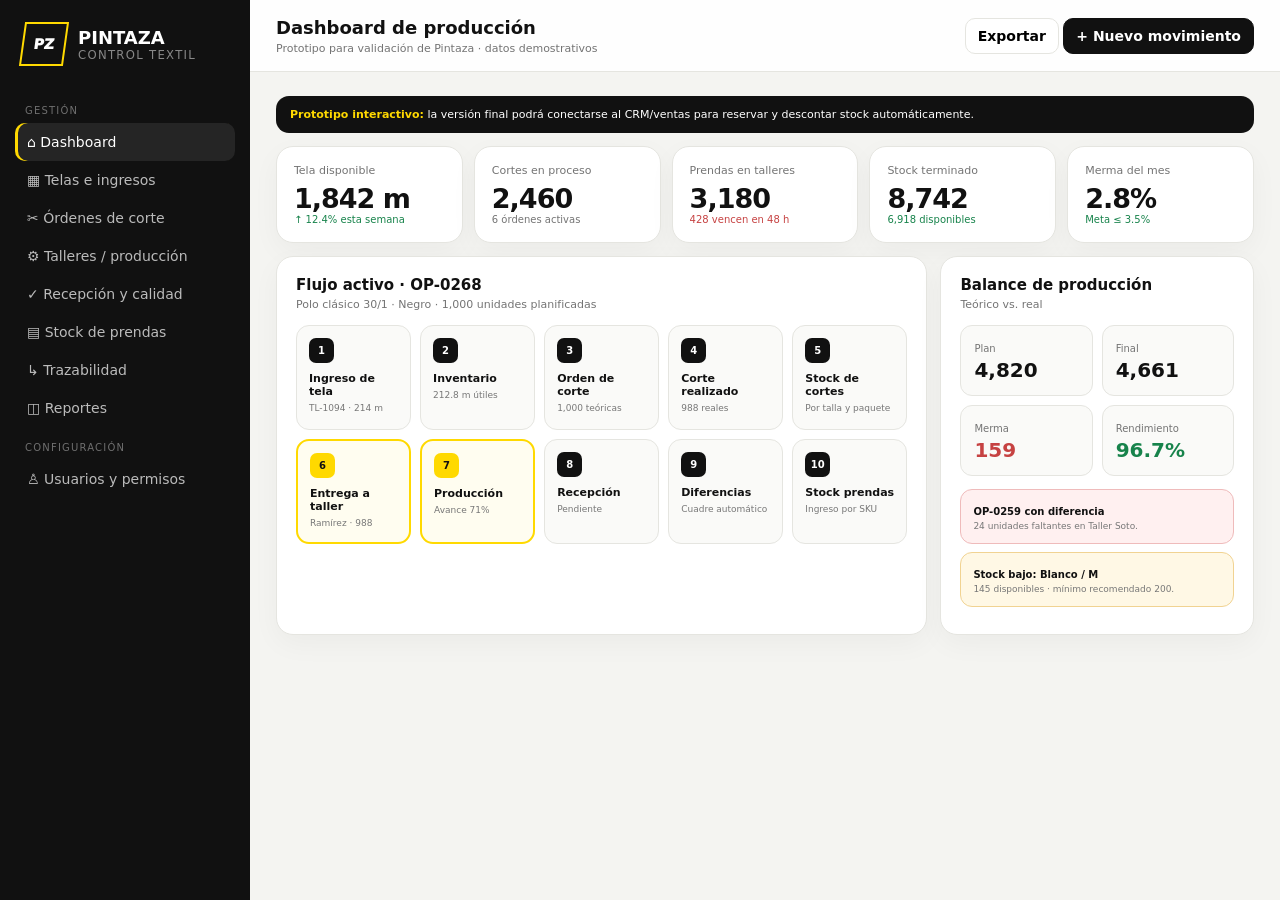
<file: index.html>
<!doctype html>
<html lang="es">
<head>
<meta charset="utf-8"><meta name="viewport" content="width=device-width,initial-scale=1">
<title>Pintaza Control Textil — Prototipo</title>
<style>
:root{--bg:#f4f4f1;--p:#fff;--ink:#111;--mut:#747474;--ln:#e5e5e0;--y:#ffd900;--g:#17834b;--r:#c64242;--b:#3567d6}*{box-sizing:border-box}body{margin:0;font:14px Inter,system-ui,-apple-system,Segoe UI,sans-serif;background:var(--bg);color:var(--ink)}button,input{font:inherit}.app{display:grid;grid-template-columns:250px 1fr;min-height:100vh}.side{background:#111;color:#fff;padding:22px 15px;position:sticky;top:0;height:100vh}.brand{display:flex;gap:12px;align-items:center;padding:0 7px 24px}.mark{width:44px;height:44px;border:2px solid var(--y);display:grid;place-items:center;font-weight:1000;transform:skew(-8deg)}.brand b{font-size:18px}.brand small{display:block;color:#888;letter-spacing:1.3px}.navtitle{font-size:10px;color:#6f6f6f;margin:15px 10px 7px;text-transform:uppercase;letter-spacing:1.2px}.nav button{border:0;background:transparent;color:#bbb;width:100%;padding:11px 12px;text-align:left;border-radius:10px;cursor:pointer}.nav button:hover,.nav button.active{background:#252525;color:#fff}.nav button.active{box-shadow:inset 3px 0 var(--y)}.main{min-width:0}.top{height:72px;background:#fffffff0;border-bottom:1px solid var(--ln);display:flex;justify-content:space-between;align-items:center;padding:0 26px;position:sticky;top:0;z-index:4}.top h1{font-size:18px;margin:0}.top p{font-size:11px;color:var(--mut);margin:4px 0 0}.btn{border:1px solid var(--ln);background:#fff;border-radius:10px;padding:9px 12px;font-weight:750;cursor:pointer}.btn.dark{background:#111;color:#fff;border-color:#111}.btn.y{background:var(--y);border-color:var(--y)}.content{padding:24px 26px 50px;max-width:1460px;margin:auto}.page{display:none}.page.on{display:block}.hint{background:#111;color:#fff;border-radius:13px;padding:12px 14px;margin-bottom:13px;font-size:11px}.hint b{color:var(--y)}.kpis{display:grid;grid-template-columns:repeat(5,1fr);gap:11px}.card{background:#fff;border:1px solid var(--ln);border-radius:17px;box-shadow:0 9px 28px #0000000a}.kpi{padding:17px}.lab{color:var(--mut);font-size:11px}.val{font-size:27px;font-weight:900;margin-top:6px;letter-spacing:-1px}.sm{font-size:10px;color:var(--mut)}.ok{color:var(--g)}.bad{color:var(--r)}.grid2{display:grid;grid-template-columns:1.35fr .65fr;gap:13px;margin-top:13px}.panel{padding:19px}.panel h2{font-size:15px;margin:0 0 4px}.sub{font-size:11px;color:var(--mut);margin-bottom:14px}.flow{display:grid;grid-template-columns:repeat(5,1fr);gap:9px}.step{border:1px solid var(--ln);background:#fafaf8;border-radius:13px;padding:12px;min-height:105px}.step.live{border:2px solid var(--y);background:#fffdf0}.n{width:25px;height:25px;border-radius:7px;background:#111;color:#fff;display:grid;place-items:center;font-size:10px;font-weight:900}.live .n{background:var(--y);color:#111}.step b{display:block;margin-top:9px;font-size:11px}.step span{display:block;margin-top:4px;font-size:9px;color:#777;line-height:1.35}.sumrow{display:grid;grid-template-columns:repeat(4,1fr);gap:9px;margin:13px 0}.sum{padding:13px;border:1px solid var(--ln);background:#fafaf8;border-radius:12px}.sum b{display:block;font-size:20px;margin-top:3px}.head{display:flex;justify-content:space-between;align-items:center;margin-bottom:13px}.head h2{font-size:20px;margin:0}.head p{font-size:11px;color:var(--mut);margin:4px 0 0}.tools{display:flex;gap:8px}.search{padding:9px 11px;border:1px solid var(--ln);border-radius:10px;min-width:210px}.tbl{background:#fff;border:1px solid var(--ln);border-radius:15px;overflow:auto;box-shadow:0 8px 26px #00000008}table{width:100%;border-collapse:collapse;min-width:760px}th{font-size:9px;text-transform:uppercase;letter-spacing:.8px;color:#777;background:#fafaf8;padding:11px 13px;text-align:left;border-bottom:1px solid var(--ln)}td{font-size:11px;padding:12px 13px;border-bottom:1px solid #efefeb}tr:last-child td{border:0}.tag{display:inline-block;padding:5px 8px;border-radius:999px;font-size:9px;font-weight:800;background:#eef8f1;color:#17613b}.tag.y{background:#fff8d1;color:#6d5900}.tag.r{background:#fff0f0;color:#8d2d2d}.tag.b{background:#eef3ff;color:#2a54a5}.cards3{display:grid;grid-template-columns:repeat(3,1fr);gap:11px}.progress{height:7px;border-radius:99px;background:#ecece8;overflow:hidden}.progress i{display:block;height:100%;background:#111}.matrix{display:grid;grid-template-columns:120px repeat(4,1fr);border:1px solid var(--ln);border-radius:13px;overflow:hidden}.matrix div{padding:11px;border-right:1px solid var(--ln);border-bottom:1px solid var(--ln);font-size:10px;text-align:center}.matrix .mh{font-weight:850;background:#fafaf8}.alert{padding:12px;border:1px solid #f1d392;background:#fff8e5;border-radius:12px;margin-bottom:8px}.alert.r{background:#fff0f0;border-color:#efbbbb}.alert b{font-size:10px}.alert span{display:block;font-size:9px;color:#777;margin-top:3px}.timeline{border-left:2px solid #ddd;margin-left:7px;padding-left:18px}.ti{margin-bottom:16px;position:relative}.ti:before{content:"";position:absolute;width:9px;height:9px;background:#111;border-radius:50%;left:-24px;top:2px}.ti b{font-size:10px}.ti span{display:block;font-size:9px;color:#777;margin-top:3px}.modal{position:fixed;inset:0;background:#0007;display:none;place-items:center;z-index:20;padding:18px}.modal.on{display:grid}.box{width:min(650px,100%);background:#fff;border-radius:18px;overflow:hidden}.boxhead,.boxfoot{padding:16px 18px;border-bottom:1px solid var(--ln);display:flex;justify-content:space-between;align-items:center}.boxfoot{border-top:1px solid var(--ln);border-bottom:0;justify-content:flex-end;gap:8px}.form{padding:18px;display:grid;grid-template-columns:1fr 1fr;gap:11px}.field label{font-size:9px;font-weight:800;text-transform:uppercase;display:block;margin-bottom:5px}.field input,.field select{width:100%;padding:9px;border:1px solid var(--ln);border-radius:9px}.toast{position:fixed;right:22px;bottom:22px;background:#111;color:#fff;padding:12px 14px;border-radius:11px;display:none;z-index:30}.toast.on{display:block}@media(max-width:1000px){.kpis{grid-template-columns:repeat(3,1fr)}.flow{grid-template-columns:repeat(3,1fr)}.grid2{grid-template-columns:1fr}.cards3{grid-template-columns:1fr 1fr}}@media(max-width:720px){.app{grid-template-columns:1fr}.side{display:none}.content{padding:16px}.top{padding:0 16px}.kpis{grid-template-columns:1fr 1fr}.flow,.cards3{grid-template-columns:1fr 1fr}.sumrow{grid-template-columns:1fr 1fr}.search{min-width:130px}}
</style>
</head>
<body>
<div class="app"><aside class="side"><div class="brand"><div class="mark">PZ</div><div><b>PINTAZA</b><small>CONTROL TEXTIL</small></div></div><div class="navtitle">Gestión</div><div class="nav">
<button class="active" data-p="dash">⌂ Dashboard</button><button data-p="telas">▦ Telas e ingresos</button><button data-p="corte">✂ Órdenes de corte</button><button data-p="taller">⚙ Talleres / producción</button><button data-p="recep">✓ Recepción y calidad</button><button data-p="stock">▤ Stock de prendas</button><button data-p="trace">↳ Trazabilidad</button><button data-p="report">◫ Reportes</button></div><div class="navtitle">Configuración</div><div class="nav"><button data-p="users">♙ Usuarios y permisos</button></div></aside>
<main class="main"><header class="top"><div><h1 id="ttl">Dashboard de producción</h1><p id="subttl">Prototipo para validación de Pintaza · datos demostrativos</p></div><div><button class="btn" onclick="toast('Reporte de prueba generado')">Exportar</button> <button class="btn dark" onclick="modal()">+ Nuevo movimiento</button></div></header><div class="content">
<section id="dash" class="page on"><div class="hint"><b>Prototipo interactivo:</b> la versión final podrá conectarse al CRM/ventas para reservar y descontar stock automáticamente.</div>
<div class="kpis"><div class="card kpi"><div class="lab">Tela disponible</div><div class="val">1,842 m</div><div class="sm ok">↑ 12.4% esta semana</div></div><div class="card kpi"><div class="lab">Cortes en proceso</div><div class="val">2,460</div><div class="sm">6 órdenes activas</div></div><div class="card kpi"><div class="lab">Prendas en talleres</div><div class="val">3,180</div><div class="sm bad">428 vencen en 48 h</div></div><div class="card kpi"><div class="lab">Stock terminado</div><div class="val">8,742</div><div class="sm ok">6,918 disponibles</div></div><div class="card kpi"><div class="lab">Merma del mes</div><div class="val">2.8%</div><div class="sm ok">Meta ≤ 3.5%</div></div></div>
<div class="grid2"><div class="card panel"><h2>Flujo activo · OP-0268</h2><div class="sub">Polo clásico 30/1 · Negro · 1,000 unidades planificadas</div><div class="flow"><div class="step"><div class="n">1</div><b>Ingreso de tela</b><span>TL-1094 · 214 m</span></div><div class="step"><div class="n">2</div><b>Inventario</b><span>212.8 m útiles</span></div><div class="step"><div class="n">3</div><b>Orden de corte</b><span>1,000 teóricas</span></div><div class="step"><div class="n">4</div><b>Corte realizado</b><span>988 reales</span></div><div class="step"><div class="n">5</div><b>Stock de cortes</b><span>Por talla y paquete</span></div><div class="step live"><div class="n">6</div><b>Entrega a taller</b><span>Ramírez · 988</span></div><div class="step live"><div class="n">7</div><b>Producción</b><span>Avance 71%</span></div><div class="step"><div class="n">8</div><b>Recepción</b><span>Pendiente</span></div><div class="step"><div class="n">9</div><b>Diferencias</b><span>Cuadre automático</span></div><div class="step"><div class="n">10</div><b>Stock prendas</b><span>Ingreso por SKU</span></div></div></div>
<div class="card panel"><h2>Balance de producción</h2><div class="sub">Teórico vs. real</div><div class="sumrow" style="grid-template-columns:1fr 1fr"><div class="sum"><span class="sm">Plan</span><b>4,820</b></div><div class="sum"><span class="sm">Final</span><b>4,661</b></div><div class="sum"><span class="sm">Merma</span><b class="bad">159</b></div><div class="sum"><span class="sm">Rendimiento</span><b class="ok">96.7%</b></div></div><div class="alert r"><b>OP-0259 con diferencia</b><span>24 unidades faltantes en Taller Soto.</span></div><div class="alert"><b>Stock bajo: Blanco / M</b><span>145 disponibles · mínimo recomendado 200.</span></div></div></div></section>

<section id="telas" class="page"><div class="head"><div><h2>Telas e ingresos</h2><p>Lotes, rollos, metraje, proveedor, costo y control de calidad.</p></div><div class="tools"><input class="search" placeholder="Buscar lote"><button class="btn y" onclick="modal('Ingreso de tela')">+ Ingresar tela</button></div></div><div class="sumrow"><div class="sum"><span class="sm">Metros disponibles</span><b>1,842</b></div><div class="sum"><span class="sm">Rollos activos</span><b>37</b></div><div class="sum"><span class="sm">Cuarentena</span><b>84 m</b></div><div class="sum"><span class="sm">Valor inventario</span><b>S/ 31,480</b></div></div><div class="tbl"><table><thead><tr><th>Lote</th><th>Tela</th><th>Color</th><th>Proveedor</th><th>Ingresó</th><th>Disponible</th><th>QC</th><th>Estado</th></tr></thead><tbody><tr><td><b>TL-1108</b></td><td>Jersey 30/1 Polialgodón</td><td>Blanco</td><td>Textiles Lima</td><td>186.5 m</td><td><b>132.0 m</b></td><td>98.9%</td><td><span class="tag">Disponible</span></td></tr><tr><td><b>TL-1112</b></td><td>Algodón prelavado 20/1</td><td>Rojo</td><td>Jersey Sur</td><td>231.2 m</td><td><b>231.2 m</b></td><td>96.8%</td><td><span class="tag y">Observado</span></td></tr><tr><td><b>TL-1115</b></td><td>Jersey 30/1 Polialgodón</td><td>Azul marino</td><td>Tejidos Andinos</td><td>198.0 m</td><td><b>154.3 m</b></td><td>99.8%</td><td><span class="tag">Disponible</span></td></tr></tbody></table></div></section>

<section id="corte" class="page"><div class="head"><div><h2>Órdenes de corte</h2><p>Plan, consumo, curva de tallas y rendimiento real.</p></div><button class="btn y" onclick="modal('Nueva orden de corte')">+ Nueva orden</button></div><div class="tbl"><table><thead><tr><th>Orden</th><th>Producto / lote</th><th>Plan</th><th>Corte real</th><th>Rendimiento</th><th>Curva</th><th>Estado</th></tr></thead><tbody><tr><td><b>OP-0268</b></td><td>Clásico Negro · TL-1094</td><td>1,000</td><td><b>988</b></td><td>98.8%</td><td>S198 M346 L296 XL148</td><td><span class="tag b">En taller</span></td></tr><tr><td><b>OP-0270</b></td><td>Clásico Blanco · TL-1108</td><td>720</td><td><b>706</b></td><td>98.1%</td><td>S141 M247 L212 XL106</td><td><span class="tag y">Stock cortes</span></td></tr><tr><td><b>OP-0271</b></td><td>Oversize Marino · TL-1115</td><td>640</td><td><b>632</b></td><td>98.7%</td><td>S126 M220 L191 XL95</td><td><span class="tag b">En taller</span></td></tr></tbody></table></div></section>

<section id="taller" class="page"><div class="head"><div><h2>Talleres y producción</h2><p>Entregas, avance, fecha promesa, costo y desempeño.</p></div><button class="btn y" onclick="modal('Entrega a taller')">+ Entregar</button></div><div class="cards3"><div class="card panel"><h2>Taller Ramírez · 1,538 und.</h2><div class="sub">2 órdenes · vence 24 sep</div><div class="progress"><i style="width:71%"></i></div><p class="sm">71% avance · calidad histórica 98.6%</p></div><div class="card panel"><h2>Taller Soto · 824 und.</h2><div class="sub bad">1 orden vencida</div><div class="progress"><i style="width:86%"></i></div><p class="sm">86% avance · 24 unidades por cuadrar</p></div><div class="card panel"><h2>Taller Flores · 818 und.</h2><div class="sub">2 órdenes · vence 27 sep</div><div class="progress"><i style="width:44%"></i></div><p class="sm">44% avance · calidad histórica 99.1%</p></div></div></section>

<section id="recep" class="page"><div class="head"><div><h2>Recepción y calidad</h2><p>Cuadra entregado vs. recibido y clasifica primera, reproceso, defectos y faltantes.</p></div><button class="btn y" onclick="modal('Recepción de taller')">+ Registrar</button></div><div class="sumrow"><div class="sum"><span class="sm">Recibido hoy</span><b>1,184</b></div><div class="sum"><span class="sm">Primera</span><b>1,143</b></div><div class="sum"><span class="sm">Reproceso</span><b>27</b></div><div class="sum"><span class="sm">Faltantes</span><b class="bad">14</b></div></div><div class="tbl"><table><thead><tr><th>Recepción</th><th>Orden / taller</th><th>Entregado</th><th>Recibido</th><th>1ra</th><th>Reproceso</th><th>Faltante</th><th>Estado</th></tr></thead><tbody><tr><td><b>RC-0188</b></td><td>OP-0259 · Soto</td><td>824</td><td>800</td><td>776</td><td>18</td><td class="bad"><b>24</b></td><td><span class="tag r">Investigar</span></td></tr><tr><td><b>RC-0187</b></td><td>OP-0264 · Flores</td><td>392</td><td>392</td><td>387</td><td>5</td><td>0</td><td><span class="tag">Cuadrado</span></td></tr></tbody></table></div></section>

<section id="stock" class="page"><div class="head"><div><h2>Stock de prendas terminadas</h2><p>Físico, reservado, en ruta y disponible por modelo/color/talla.</p></div><input class="search" placeholder="Buscar SKU"></div><div class="sumrow"><div class="sum"><span class="sm">Físico</span><b>8,742</b></div><div class="sum"><span class="sm">Reservado</span><b>1,126</b></div><div class="sum"><span class="sm">En ruta</span><b>698</b></div><div class="sum"><span class="sm">Disponible</span><b class="ok">6,918</b></div></div><div class="card panel"><h2>Polo clásico 30/1 · Negro</h2><div class="sub">Matriz por talla</div><div class="matrix"><div class="mh">Estado</div><div class="mh">S</div><div class="mh">M</div><div class="mh">L</div><div class="mh">XL</div><div class="mh">Físico</div><div>428</div><div>882</div><div>751</div><div>389</div><div class="mh">Reservado</div><div>41</div><div>127</div><div>98</div><div>36</div><div class="mh">En ruta</div><div>22</div><div>66</div><div>51</div><div>18</div><div class="mh">Disponible</div><div>365</div><div>689</div><div>602</div><div>335</div></div></div></section>

<section id="trace" class="page"><div class="head"><div><h2>Trazabilidad completa</h2><p>Busca lote, orden o SKU y reconstruye su recorrido completo.</p></div><div class="tools"><input class="search" value="OP-0268"><button class="btn dark" onclick="toast('Trazabilidad actualizada')">Buscar</button></div></div><div class="grid2"><div class="card panel"><h2>OP-0268 · Polo clásico Negro</h2><div class="sub">Lote maestro</div><div class="timeline"><div class="ti"><b>Ingreso TL-1094</b><span>214.0 m · Textiles Lima · 17 sep</span></div><div class="ti"><b>Control aprobado</b><span>212.8 m útiles · 1.2 m de merma</span></div><div class="ti"><b>Orden de corte</b><span>1,000 unidades teóricas</span></div><div class="ti"><b>Corte finalizado</b><span>988 reales · 98.8% rendimiento</span></div><div class="ti"><b>Despacho a taller</b><span>988 paquetes · Taller Ramírez</span></div><div class="ti"><b>Producción actual</b><span>701 reportadas · 71%</span></div></div></div><div class="card panel"><h2>Reglas de control</h2><div class="alert"><b>Cierre matemático obligatorio</b><span>Entregado = recibido + faltante. Recibido = primera + reproceso + segunda.</span></div><div class="alert"><b>Lote único de origen</b><span>Cada prenda terminada conserva referencia a tela, corte y taller.</span></div><div class="alert"><b>Alertas de tolerancia</b><span>El dueño define el % máximo de merma por etapa.</span></div></div></div></section>

<section id="report" class="page"><div class="head"><div><h2>Reportes gerenciales</h2><p>Rendimiento, merma, costos y desempeño de talleres.</p></div><button class="btn dark" onclick="toast('Excel de demostración generado')">Exportar Excel</button></div><div class="cards3"><div class="card panel"><h2>Merma por etapa</h2><table><tbody><tr><td>Recepción tela</td><td><b>0.6%</b></td></tr><tr><td>Corte</td><td><b>1.2%</b></td></tr><tr><td>Confección</td><td><b>0.8%</b></td></tr><tr><td>Calidad</td><td><b>0.2%</b></td></tr></tbody></table></div><div class="card panel"><h2>Ranking talleres</h2><table><tbody><tr><td>Flores</td><td><b>97.4</b></td></tr><tr><td>Ramírez</td><td><b>95.8</b></td></tr><tr><td>Soto</td><td><b>89.3</b></td></tr></tbody></table></div><div class="card panel"><h2>Costeo</h2><p class="sm">Tela + corte + confección + reproceso + merma para obtener costo real por prenda y por lote.</p><div class="sum"><span class="sm">Costo real promedio</span><b>S/ 8.42</b></div></div></div></section>

<section id="users" class="page"><div class="head"><div><h2>Usuarios y permisos</h2><p>Dueño con acceso total y trabajadores por responsabilidad.</p></div><button class="btn y" onclick="modal('Nuevo usuario')">+ Usuario</button></div><div class="tbl"><table><thead><tr><th>Usuario</th><th>Rol</th><th>Costos</th><th>Ajusta stock</th><th>Cierra órdenes</th><th>Estado</th></tr></thead><tbody><tr><td><b>Dueño Pintaza</b></td><td>Administrador</td><td>✓</td><td>✓</td><td>✓</td><td><span class="tag">Activo</span></td></tr><tr><td>Operario almacén</td><td>Inventario</td><td>—</td><td>Con aprobación</td><td>—</td><td><span class="tag">Activo</span></td></tr><tr><td>Producción</td><td>Encargado</td><td>—</td><td>—</td><td>✓</td><td><span class="tag">Activo</span></td></tr></tbody></table></div></section>
</div></main></div>
<div class="modal" id="modal"><div class="box"><div class="boxhead"><b id="mt">Registrar movimiento</b><button class="btn" onclick="closeM()">×</button></div><div class="form"><div class="field"><label>Referencia</label><input placeholder="Ej. OP-0272"></div><div class="field"><label>Cantidad</label><input type="number" value="500"></div><div class="field"><label>Producto / tela</label><input placeholder="Jersey 30/1 Negro"></div><div class="field"><label>Responsable</label><input placeholder="Nombre"></div><div class="field"><label>Fecha</label><input type="date" value="2026-09-21"></div><div class="field"><label>Observación</label><input placeholder="Detalle"></div></div><div class="boxfoot"><button class="btn" onclick="closeM()">Cancelar</button><button class="btn dark" onclick="save()">Guardar demostración</button></div></div></div><div class="toast" id="toast">Listo</div>
<script>
const t={dash:["Dashboard de producción","Prototipo para validación de Pintaza · datos demostrativos"],telas:["Telas e ingresos","Materia prima · lotes · rollos · calidad"],corte:["Órdenes de corte","Planificación · curvas de talla · rendimiento"],taller:["Talleres y producción","Entregas · avances · vencimientos · costos"],recep:["Recepción y calidad","Cuadre · defectos · reproceso · faltantes"],stock:["Stock de prendas","Físico · reservado · en ruta · disponible"],trace:["Trazabilidad","Recorrido completo por lote y orden"],report:["Reportes","Eficiencia · costos · merma · talleres"],users:["Usuarios y permisos","Accesos por rol y responsabilidad"]};
document.querySelectorAll("[data-p]").forEach(b=>b.onclick=()=>{document.querySelectorAll("[data-p]").forEach(x=>x.classList.remove("active"));b.classList.add("active");document.querySelectorAll(".page").forEach(x=>x.classList.remove("on"));document.getElementById(b.dataset.p).classList.add("on");ttl.textContent=t[b.dataset.p][0];subttl.textContent=t[b.dataset.p][1];scrollTo(0,0)});
function modal(x){mt.textContent=x||"Registrar movimiento";document.getElementById("modal").classList.add("on")}function closeM(){document.getElementById("modal").classList.remove("on")}function save(){closeM();toast("Movimiento guardado en el prototipo")}function toast(x){const e=document.getElementById("toast");e.textContent=x;e.classList.add("on");setTimeout(()=>e.classList.remove("on"),2000)}
</script>
</body></html>
</file>
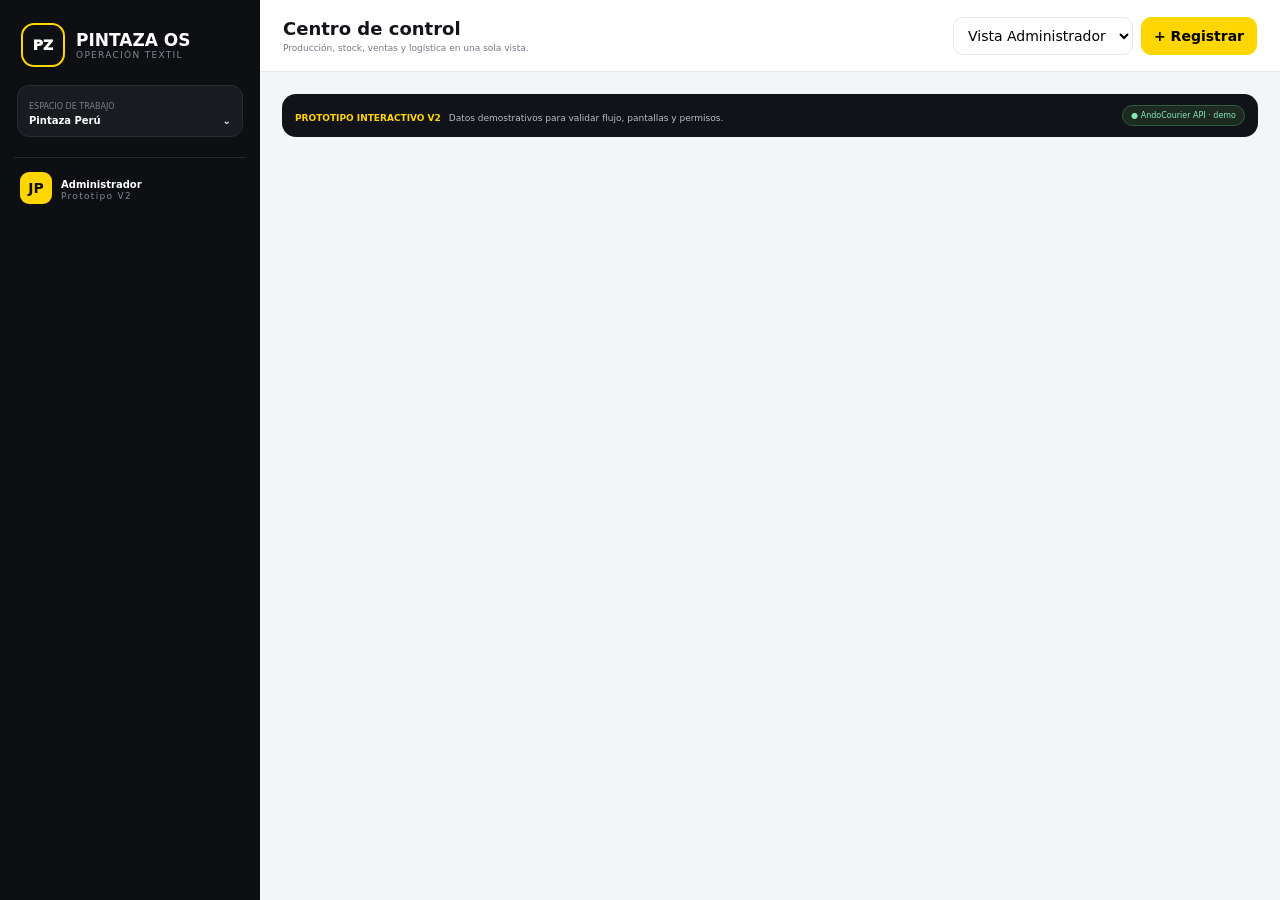
<file: pintaza-public/index.html>
<!doctype html><html lang="es"><head><meta charset="utf-8"><meta name="viewport" content="width=device-width,initial-scale=1"><title>Pintaza OS V2</title><meta name="description" content="Prototipo Pintaza: producción, inventario, ventas e integración AndoCourier"><style>:root{--bg:#f4f5f7;--p:#fff;--ink:#121419;--mut:#737984;--line:#e6e8ec;--y:#ffd600;--g:#159a60;--gs:#eaf8f1;--r:#d74242;--rs:#fff0f0;--b:#3568e8;--bs:#eef3ff;--sh:0 12px 40px #1113180d}*{box-sizing:border-box}body{margin:0;font:14px Inter,system-ui,-apple-system,Segoe UI,sans-serif;background:var(--bg);color:var(--ink)}button,input,select,textarea{font:inherit}.shell{display:grid;grid-template-columns:260px 1fr;min-height:100vh}aside{background:#0d0f12;color:#fff;padding:18px 14px;position:sticky;top:0;height:100vh;overflow:auto}.brand{display:flex;align-items:center;gap:11px;padding:5px 7px 18px}.logo{width:44px;height:44px;border:2px solid var(--y);border-radius:13px;display:grid;place-items:center;font-weight:1000}.brand b{display:block;font-size:17px}.brand small,.profile small{display:block;color:#818792;font-size:9px;letter-spacing:1.3px}.workspace{background:#181b20;border:1px solid #292d33;padding:10px 11px;border-radius:12px;margin:0 3px 15px}.workspace small{font-size:8px;color:#777e87}.workspace b{display:flex;justify-content:space-between;font-size:10px;margin-top:3px}.group{font-size:8px;color:#626973;letter-spacing:1.4px;margin:16px 10px 6px}nav button{display:flex;align-items:center;gap:9px;width:100%;border:0;background:transparent;color:#b8bdc5;padding:9px 10px;border-radius:10px;cursor:pointer;text-align:left;margin:1px 0}nav button:hover,nav button.on{background:#202329;color:white}nav button.on{box-shadow:inset 3px 0 var(--y)}.ico{width:20px;height:20px;border:1px solid #373b42;border-radius:7px;display:grid;place-items:center;font-size:10px}.profile{border-top:1px solid #262a30;margin-top:20px;padding:14px 6px;display:flex;gap:9px;align-items:center}.avatar{width:32px;height:32px;background:var(--y);color:#111;border-radius:9px;display:grid;place-items:center;font-weight:900}.profile b{font-size:10px}main{min-width:0}header{height:72px;background:#fffffff0;backdrop-filter:blur(14px);border-bottom:1px solid var(--line);display:flex;align-items:center;padding:0 23px;position:sticky;top:0;z-index:10}.heading{flex:1}.heading h1{font-size:18px;margin:0}.heading p{font-size:9px;color:var(--mut);margin:4px 0 0}.top{display:flex;gap:8px}.top select,.search{border:1px solid var(--line);background:white;padding:9px 10px;border-radius:10px}.btn{border:1px solid var(--line);background:#fff;padding:9px 12px;border-radius:10px;font-weight:800;cursor:pointer}.btn.dark{background:#111;color:#fff;border-color:#111}.btn.yellow{background:var(--y);border-color:var(--y)}.content{max-width:1480px;margin:auto;padding:22px}.demo{background:#111318;color:white;border-radius:14px;padding:11px 13px;display:flex;align-items:center;justify-content:space-between;margin-bottom:12px}.demo b{font-size:9px;color:var(--y);margin-right:8px}.demo span{font-size:9px;color:#b8bec7}.demo em{font-style:normal;font-size:8px;color:#87e8b6;background:#1c2a22;border:1px solid #2c5e42;padding:5px 8px;border-radius:99px}.kpis{display:grid;grid-template-columns:repeat(5,1fr);gap:10px}.card{background:white;border:1px solid var(--line);border-radius:16px;box-shadow:var(--sh)}.kpi{padding:15px}.kpi small{color:var(--mut);font-size:9px}.kpi b{display:block;font-size:24px;margin-top:6px;letter-spacing:-1px}.kpi em{display:block;font-style:normal;font-size:8px;color:var(--mut);margin-top:5px}.ok{color:var(--g)!important}.bad{color:var(--r)!important}.grid2{display:grid;grid-template-columns:1.35fr .65fr;gap:11px;margin-top:11px}.panel{padding:16px}.panel h2{font-size:13px;margin:0}.sub{font-size:9px;color:var(--mut);margin:4px 0 12px}.flow{display:grid;grid-template-columns:repeat(5,1fr);gap:8px}.step{background:#fafafa;border:1px solid var(--line);border-radius:12px;padding:10px;min-height:103px}.step.live{border:2px solid var(--y);background:#fffdf0}.num{width:23px;height:23px;border-radius:7px;background:#111;color:white;display:grid;place-items:center;font-size:9px;font-weight:900}.step.live .num{background:var(--y);color:#111}.step b{font-size:10px;display:block;margin-top:8px}.step span{font-size:8px;color:var(--mut);display:block;margin-top:4px;line-height:1.35}.alert{border:1px solid #efd498;background:#fff8e7;border-radius:11px;padding:10px;margin-bottom:7px}.alert.red{background:var(--rs);border-color:#efbcbc}.alert.green{background:var(--gs);border-color:#bae7ce}.alert b{display:block;font-size:9px}.alert span{display:block;color:var(--mut);font-size:8px;margin-top:3px}.head{display:flex;align-items:flex-start;justify-content:space-between;gap:10px;margin-bottom:12px}.head h2{font-size:19px;margin:0}.head p{font-size:9px;color:var(--mut);margin:4px 0 0}.tools{display:flex;gap:7px;flex-wrap:wrap}.summary{display:grid;grid-template-columns:repeat(4,1fr);gap:9px;margin-bottom:10px}.sum{background:#fff;border:1px solid var(--line);border-radius:13px;padding:12px}.sum small{font-size:8px;color:var(--mut)}.sum b{display:block;font-size:18px;margin-top:4px}.table{overflow:auto;background:white;border:1px solid var(--line);border-radius:14px;box-shadow:var(--sh)}table{width:100%;border-collapse:collapse;min-width:800px}th{font-size:8px;color:#767c85;background:#fafafa;text-transform:uppercase;letter-spacing:.6px;text-align:left;padding:10px;border-bottom:1px solid var(--line)}td{font-size:9px;padding:10px;border-bottom:1px solid #f0f1f3}tr:last-child td{border:0}.tag{display:inline-flex;align-items:center;gap:5px;border-radius:99px;padding:4px 7px;background:#f0f1f2;font-size:7px;font-weight:900}.tag:before{content:"";width:5px;height:5px;border-radius:50%;background:#888}.tag.green{background:var(--gs);color:#19633f}.tag.green:before{background:var(--g)}.tag.blue{background:var(--bs);color:#3156a3}.tag.blue:before{background:var(--b)}.tag.yellow{background:#fff8c9;color:#675800}.tag.yellow:before{background:#d2b400}.tag.red{background:var(--rs);color:#8b2c2c}.tag.red:before{background:var(--r)}.meter{height:6px;background:#eceef1;border-radius:99px;overflow:hidden}.meter i{display:block;height:100%;background:#111}.sales{display:grid;grid-template-columns:1fr 310px;gap:10px}.asidecard{padding:15px;position:sticky;top:90px}.big{font-size:32px;font-weight:1000;margin:7px 0}.route{font:8px ui-monospace,monospace;background:#111;color:#dce2e9;padding:9px;border-radius:10px;line-height:1.6;margin-top:9px}.integration{display:grid;grid-template-columns:1fr 1fr;gap:10px}.connect{padding:16px}.connecthead{display:flex;justify-content:space-between;align-items:center}.brandline{display:flex;align-items:center;gap:10px}.sq{width:40px;height:40px;border-radius:11px;background:#c31344;color:white;display:grid;place-items:center;font-weight:1000}.connect h3{font-size:12px;margin:0}.connect p{font-size:8px;color:var(--mut);margin:3px 0}.map{display:grid;grid-template-columns:1fr 30px 1fr;gap:5px;margin-top:9px}.map div{background:#fafafa;border:1px solid var(--line);border-radius:8px;padding:7px;font-size:7px}.map .arrow{border:0;background:transparent;text-align:center}.code{font:8px ui-monospace,monospace;background:#111;color:#dce2e9;padding:10px;border-radius:10px;line-height:1.6}.rolecards{display:grid;grid-template-columns:repeat(3,1fr);gap:9px}.rolecard{padding:14px}.rolecard h3{font-size:10px;margin:0}.rolecard p{font-size:8px;color:var(--mut);line-height:1.45}.modal{position:fixed;inset:0;background:#0008;display:none;align-items:center;justify-content:center;padding:16px;z-index:30}.modal.open{display:flex}.modalbox{width:min(680px,100%);background:white;border-radius:17px;overflow:hidden}.modalhead,.modalfoot{padding:14px 16px;border-bottom:1px solid var(--line);display:flex;align-items:center;justify-content:space-between}.modalhead button{border:0;border-radius:50%;width:30px;height:30px}.modalfoot{border-top:1px solid var(--line);border-bottom:0;justify-content:flex-end;gap:7px}.form{display:grid;grid-template-columns:1fr 1fr;gap:9px;padding:16px}.field label{display:block;font-size:7px;font-weight:900;letter-spacing:.5px;color:#6e747d;margin-bottom:4px}.field input,.field select,.field textarea{width:100%;border:1px solid var(--line);border-radius:9px;padding:8px}.full{grid-column:1/-1}#toast{display:none;position:fixed;right:20px;bottom:20px;background:#111;color:white;border-radius:10px;padding:10px 12px;font-size:9px;z-index:50}.mobile{display:none}@media(max-width:1100px){.kpis{grid-template-columns:repeat(3,1fr)}.flow{grid-template-columns:repeat(3,1fr)}.grid2,.sales,.integration{grid-template-columns:1fr}.asidecard{position:relative;top:auto}.rolecards{grid-template-columns:1fr 1fr}}@media(max-width:760px){.shell{grid-template-columns:1fr}aside{display:none;position:fixed;z-index:25;width:260px}.show{display:block}.mobile{display:block;margin-right:9px;border:0;background:#111;color:white;border-radius:9px;width:36px;height:36px}.top select{display:none}header{padding:0 12px}.content{padding:14px 11px}.kpis{grid-template-columns:1fr 1fr}.flow{grid-template-columns:1fr 1fr}.summary,.rolecards{grid-template-columns:1fr 1fr}.head{flex-direction:column}.demo em{display:none}.form{grid-template-columns:1fr}.full{grid-column:auto}}</style></head><body><div class="shell"><aside id="side"><div class="brand"><div class="logo">PZ</div><div><b>PINTAZA OS</b><small>OPERACIÓN TEXTIL</small></div></div><div class="workspace"><small>ESPACIO DE TRABAJO</small><b>Pintaza Perú <span>⌄</span></b></div><nav id="nav"></nav><div class="profile"><div class="avatar">JP</div><div><b>Administrador</b><small>Prototipo V2</small></div></div></aside><main><header><button class="mobile" onclick="toggleSide()">☰</button><div class="heading"><h1 id="title">Centro de control</h1><p id="subtitle">Producción, stock, ventas y logística en una sola vista.</p></div><div class="top"><select id="role" onchange="changeRole(this.value)"><option value="admin">Vista Administrador</option><option value="sales">Vista Ventas</option><option value="prod">Vista Producción</option></select><button class="btn yellow" onclick="quickAdd()">+ Registrar</button></div></header><section class="content"><div class="demo"><div><b>PROTOTIPO INTERACTIVO V2</b><span>Datos demostrativos para validar flujo, pantallas y permisos.</span></div><em>● AndoCourier API · demo</em></div><div id="page"></div></section></main></div><div id="toast"></div><div class="modal" id="modal" onclick="if(event.target===this)closeModal()"><div class="modalbox"><div class="modalhead"><b id="modalTitle">Registrar</b><button onclick="closeModal()">×</button></div><div id="modalBody" class="form"></div><div class="modalfoot"><button class="btn" onclick="closeModal()">Cancelar</button><button class="btn dark" onclick="saveModal()">Guardar demostración</button></div></div></div><script>const NAV=[['GENERAL',[['home','⌂','Inicio'],['production','◫','Producción'],['materials','▦','Materia prima'],['workshops','✂','Confección'],['quality','✓','Recepción y calidad'],['stock','▤','Inventario final']]],['COMERCIAL',[['sales','</body></html>
,'Ventas y pedidos'],['shipping','↗','Despachos'],['customers','♙','Clientes']]],['CONTROL',[['trace','↳','Trazabilidad'],['reports','◩','Reportes'],['api','⌁','Integraciones / API'],['users','⚙','Usuarios y permisos']]]];
const TITLE={home:['Centro de control','Producción, stock, ventas y logística en una sola vista.'],production:['Producción','Qué se fabricará, qué ya se cortó, qué está en confección y qué falta recibir.'],materials:['Materia prima','Tela recibida, disponible y observada, con lenguaje simple.'],workshops:['Confección','Qué recibió cada taller, cuánto avanzó y qué debe devolver.'],quality:['Recepción y calidad','Cuadre de cantidades antes de habilitar prendas para venta.'],stock:['Inventario final','Físico, reservado, en salida y realmente disponible.'],sales:['Ventas y pedidos','Las vendedoras registran pedidos y los envían a AndoCourier.'],shipping:['Despachos','Seguimiento de pedidos sincronizados con AndoCourier.'],customers:['Clientes','Historial comercial y datos de entrega.'],trace:['Trazabilidad','Desde la tela hasta la entrega del pedido.'],reports:['Reportes','Merma, eficiencia, costos, talleres y ventas.'],api:['Integraciones / API','Conexión preparada con AndoCourier y futuros canales.'],users:['Usuarios y permisos','Accesos separados para dueño, producción y ventas.']};
const FLOW=[['Registrar tela recibida','214 m ingresados y lote identificado.'],['Validar tela disponible','212.8 m aptos después del control.'],['Planificar el corte','Curva de tallas y consumo definido.'],['Confirmar corte terminado','988 piezas reales listas.'],['Organizar piezas cortadas','Paquetes identificados por talla.'],['Enviar a confección','Taller Ramírez recibió 988 piezas.'],['Revisar avance','701 prendas reportadas · 71%.'],['Recibir producción','Conteo y clasificación al retorno.'],['Cuadrar diferencias','Faltantes, defectos y merma.'],['Habilitar para venta','Ingreso automático al inventario final.']];
const SALES=[['PV-1048','Andrea Salazar','10 × Polo clásico / mix','San Miguel','S/ 100 contraentrega'],['PV-1049','Jhon Pérez','15 × Regular 30/1','Los Olivos','Pagado'],['PV-1050','Luis Mendoza','50 × Polo clásico / negro','Surco','S/ 400 contraentrega'],['PV-1051','Rosa Quispe','10 × Manga larga','Ate','Pagado']];</script><script>let current='home';const $=s=>document.querySelector(s),$=s=>[...document.querySelectorAll(s)];function nav(){let h='';NAV.forEach(g=>{h+=`<div class="group">${g[0]}</div>`;g[1].forEach(x=>h+=`<button data-id="${x[0]}" onclick="go('${x[0]}')"><span class="ico">${x[1]}</span>${x[2]}</button>`)});$('#nav').innerHTML=h;active()}function active(){$('#nav button').forEach(b=>b.classList.toggle('on',b.dataset.id===current))}function go(id){current=id;active();$('#title').textContent=TITLE[id][0];$('#subtitle').textContent=TITLE[id][1];$('#page').innerHTML=render(id);$('#side').classList.remove('show');window.scrollTo(0,0)}function toggleSide(){$('#side').classList.toggle('show')}function tag(t,c=''){return `<span class="tag ${c}">${t}</span>`}function kpi(a,b,c,d=''){return `<div class="card kpi"><small>${a}</small><b>${b}</b><em class="${d}">${c}</em></div>`}function home(){return `<div class="kpis">${kpi('Prendas disponibles','6,918','↑ 8.2% semanal','ok')}${kpi('En confección','3,180','5 lotes activos')}${kpi('Pedidos por despachar','47','12 contraentrega')}${kpi('Ventas del mes','S/ 31.8K','↑ 14.6%','ok')}${kpi('Merma global','2.8%','Meta ≤ 3.5%','ok')}</div><div class="grid2"><div class="card panel"><h2>Producción OP-0268 · Polo clásico 30/1 / Negro</h2><div class="sub">1,000 unidades planificadas · seguimiento completo</div><div class="flow">${FLOW.map((x,i)=>`<div class="step ${i===5||i===6?'live':''}"><div class="num">${i+1}</div><b>${x[0]}</b><span>${x[1]}</span></div>`).join('')}</div></div><div class="card panel"><h2>Lo que necesita atención</h2><div class="sub">Alertas accionables para el dueño.</div><div class="alert red"><b>24 prendas por cuadrar · OP-0259</b><span>Taller Soto no coincide con lo enviado.</span></div><div class="alert"><b>Stock bajo · Blanco / M</b><span>145 disponibles; mínimo sugerido 200.</span></div><div class="alert green"><b>AndoCourier listo</b><span>47 pedidos disponibles para sincronizar.</span></div></div></div>`}function head(t,p,act=''){return `<div class="head"><div><h2>${t}</h2><p>${p}</p></div><div class="tools">${act}</div></div>`}function table(headers,rows){return `<div class="table"><table><thead><tr>${headers.map(x=>`<th>${x}</th>`).join('')}</tr></thead><tbody>${rows.join('')}</tbody></table></div>`}function production(){return head('Producción','Un solo tablero para controlar toda la fabricación.',`<input class="search" placeholder="Buscar producción"><button class="btn yellow" onclick="openModal('prod')">+ Nueva producción</button>`)+`<div class="summary"><div class="sum"><small>Planificado</small><b>7,420</b></div><div class="sum"><small>Cortado</small><b>5,906</b></div><div class="sum"><small>En confección</small><b>3,180</b></div><div class="sum"><small>Terminado</small><b>4,661</b></div></div>`+table(['Producción','Producto','Plan','Corte real','Avance','Fecha','Estado'],[`<tr><td><b>OP-0268</b></td><td>Clásico 30/1 · Negro</td><td>1,000</td><td>988</td><td><div class="meter"><i style="width:71%"></i></div>701 / 988</td><td>24 sep</td><td>${tag('En confección','blue')}</td></tr>`,`<tr><td><b>OP-0270</b></td><td>Clásico 30/1 · Blanco</td><td>720</td><td>706</td><td>Por enviar</td><td>26 sep</td><td>${tag('Corte listo','yellow')}</td></tr>`])}function materials(){return head('Materia prima','Registro fácil de tela, lote, rollos y metraje disponible.',`<button class="btn yellow" onclick="openModal('fabric')">+ Registrar tela recibida</button>`)+table(['Lote','Tela','Color','Proveedor','Recibido','Disponible','Situación'],[`<tr><td><b>TL-1108</b></td><td>Jersey polialgodón 30/1</td><td>Blanco</td><td>Textiles Lima</td><td>186.5 m</td><td><b>132 m</b></td><td>${tag('Disponible','green')}</td></tr>`,`<tr><td><b>TL-1112</b></td><td>Algodón prelavado 20/1</td><td>Rojo</td><td>Jersey Sur</td><td>231.2 m</td><td><b>231.2 m</b></td><td>${tag('En revisión','yellow')}</td></tr>`])}function workshops(){return head('Confección','El sistema registra la salida al taller como “Enviar a confección”.',`<button class="btn yellow" onclick="openModal('work')">+ Enviar a confección</button>`)+`<div class="rolecards"><div class="card rolecard"><h3>Taller Ramírez · 1,538 und.</h3><p>2 producciones · vence 24 sep</p><div class="meter"><i style="width:71%"></i></div><p>71% reportado · calidad 98.6%</p></div><div class="card rolecard"><h3>Taller Soto · 824 und.</h3><p class="bad">1 producción retrasada</p><div class="meter"><i style="width:86%"></i></div><p>24 unidades pendientes de cuadrar.</p></div><div class="card rolecard"><h3>Taller Flores · 818 und.</h3><p>2 producciones · vence 27 sep</p><div class="meter"><i style="width:44%"></i></div><p>44% reportado · calidad 99.1%</p></div></div>`}function quality(){return head('Recepción y calidad','Lo enviado debe cuadrar con lo que regresa.',`<button class="btn yellow" onclick="openModal('receive')">+ Recibir producción</button>`)+table(['Recepción','Producción / taller','Salió','Regresó','Aprobado','Corrección','Faltante','Resultado'],[`<tr><td><b>RC-0188</b></td><td>OP-0259 · Soto</td><td>824</td><td>800</td><td>776</td><td>18</td><td class="bad"><b>24</b></td><td>${tag('Revisar','red')}</td></tr>`,`<tr><td><b>RC-0187</b></td><td>OP-0264 · Flores</td><td>392</td><td>392</td><td>387</td><td>5</td><td>0</td><td>${tag('Cuadrado','green')}</td></tr>`])}function stock(){return head('Inventario final','Lo que existe menos lo reservado y lo que ya va de salida.')+`<div class="summary"><div class="sum"><small>Físico</small><b>8,742</b></div><div class="sum"><small>Reservado</small><b>1,126</b></div><div class="sum"><small>En salida</small><b>698</b></div><div class="sum"><small>Disponible para venta</small><b class="ok">6,918</b></div></div>`+table(['Producto','S','M','L','XL','Disponible'],[`<tr><td><b>Clásico 30/1 · Negro</b></td><td>365</td><td>689</td><td>602</td><td>335</td><td><b>1,991</b></td></tr>`,`<tr><td><b>Clásico 30/1 · Blanco</b></td><td>188</td><td>145</td><td>211</td><td>96</td><td><b>640</b></td></tr>`])}</script><script>function sales(){return head('Ventas y pedidos','La vendedora registra la venta, reserva stock y confirma el envío.',`<button class="btn yellow" onclick="openModal('sale')">+ Nueva venta</button>`)+`<div class="sales"><div>${table(['','Pedido','Cliente','Producto','Entrega','Cobro','Estado'],SALES.map(o=>`<tr data-order="${o[0]}"><td><input class="order" type="checkbox" onchange="countSel()"></td><td><b>${o[0]}</b></td><td>${o[1]}</td><td>${o[2]}</td><td>${o[3]}</td><td>${o[4]}</td><td class="st">${tag('Listo para enviar','yellow')}</td></tr>`))}</div><div class="card asidecard"><span class="tag blue">Integración logística</span><h3>Enviar a AndoCourier</h3><div class="big" id="sel">0</div><div class="sub">pedidos seleccionados</div><button class="btn dark" style="width:100%" onclick="sendAndo()">Confirmar envío →</button><div class="alert green" style="margin-top:9px"><b>Datos automáticos</b><span>Cliente, celular, dirección, distrito, ubicación, monto y detalle del pedido.</span></div><div class="route">PINTAZA → API → ANDOCOURIER<br>POST /orders<br>← tracking_code + status</div></div></div>`}function shipping(){return head('Despachos','AndoCourier responde estados al mismo sistema Pintaza.',`<button class="btn" onclick="toast('Estados actualizados · demo')">↻ Actualizar</button>`)+table(['Pedido Pintaza','Código AndoCourier','Cliente','Distrito','Contraentrega','Estado'],[`<tr><td><b>PV-1043</b></td><td>ANDO-682411</td><td>María Soto</td><td>Miraflores</td><td>S/ 100</td><td>${tag('En ruta','blue')}</td></tr>`,`<tr><td><b>PV-1041</b></td><td>ANDO-682395</td><td>Joel Cárdenas</td><td>San Borja</td><td>Pagado</td><td>${tag('Entregado','green')}</td></tr>`])}function api(){return head('Integraciones / API','Contrato propuesto: el prototipo simula la conexión; la versión final usará credenciales reales.',`<button class="btn" onclick="testApi()">Probar conexión</button>`)+`<div class="integration"><div class="card connect"><div class="connecthead"><div class="brandline"><div class="sq">A</div><div><h3>AndoCourier</h3><p>Logística · contraentrega · seguimiento</p></div></div><span id="apist" class="tag green">Demo activa</span></div><div class="sub">Endpoint propuesto para implementación</div><div class="code">POST https://api.andocourier.pe/v1/orders<br>Authorization: Bearer ••••••••••</div><div class="map"><div>pedido.codigo</div><div class="arrow">→</div><div>external_id</div><div>cliente.nombre</div><div class="arrow">→</div><div>recipient.name</div><div>cliente.celular</div><div class="arrow">→</div><div>recipient.phone</div><div>entrega.direccion</div><div class="arrow">→</div><div>address</div><div>cobro.contraentrega</div><div class="arrow">→</div><div>amount_to_collect</div></div></div><div class="card connect"><h3>Actualización automática</h3><p>Webhooks propuestos para devolver estados al sistema.</p><div class="alert green"><b>shipment.status.updated</b><span>En ruta / Entregado / No entregado.</span></div><div class="alert green"><b>shipment.delivery.evidence</b><span>Evidencia vinculada al pedido.</span></div><div class="alert green"><b>shipment.cod.settled</b><span>Contraentrega conciliada.</span></div></div></div>`}function users(){return head('Usuarios y permisos','El dueño controla todo; Ventas y Producción ven únicamente lo necesario.',`<button class="btn yellow" onclick="openModal('user')">+ Crear usuario</button>`)+`<div class="rolecards"><div class="card rolecard"><h3>Administrador / Dueño</h3><p>Costos, producción, inventario, ventas, reportes, usuarios e integraciones.</p>${tag('Acceso total','green')}</div><div class="card rolecard"><h3>Producción / Almacén</h3><p>Tela, corte, confección, recepción y ajustes autorizados.</p>${tag('Operativo','blue')}</div><div class="card rolecard"><h3>Ventas</h3><p>Clientes, pedidos, stock disponible y confirmación a AndoCourier.</p>${tag('Comercial','yellow')}</div></div>`}function generic(id){if(id==='customers')return head('Clientes','Historial, frecuencia de compra y datos de entrega.')+table(['Cliente','Celular','Pedidos','Comprado','Segmento'],[`<tr><td><b>Andrea Salazar</b></td><td>987 442 130</td><td>8</td><td>S/ 1,460</td><td>${tag('Recurrente','green')}</td></tr>`,`<tr><td><b>Luis Mendoza</b></td><td>944 731 090</td><td>16</td><td>S/ 4,820</td><td>${tag('Mayorista','blue')}</td></tr>`]);if(id==='trace')return head('Trazabilidad','OP-0268 · recorrido completo')+`<div class="grid2"><div class="card panel"><div class="alert green"><b>TL-1094 · tela registrada</b><span>214 m · 17 sep</span></div><div class="alert green"><b>Corte confirmado</b><span>988 piezas · rendimiento 98.8%</span></div><div class="alert green"><b>En confección</b><span>Taller Ramírez · 701 / 988</span></div></div><div class="card panel"><h2>Reglas</h2><div class="sub">El sistema no permite perder el origen ni crear stock sin respaldo.</div></div></div>`;return head('Reportes','Indicadores para tomar decisiones.')+`<div class="rolecards"><div class="card rolecard"><h3>Merma global</h3><p>2.8% · meta ≤ 3.5%</p></div><div class="card rolecard"><h3>Mejor taller</h3><p>Flores · 97.4/100</p></div><div class="card rolecard"><h3>Costo real promedio</h3><p>S/ 8.42 por prenda</p></div></div>`}function render(id){return id==='home'?home():id==='production'?production():id==='materials'?materials():id==='workshops'?workshops():id==='quality'?quality():id==='stock'?stock():id==='sales'?sales():id==='shipping'?shipping():id==='api'?api():id==='users'?users():generic(id)}function toast(x){const t=$('#toast');t.textContent=x;t.style.display='block';setTimeout(()=>t.style.display='none',2200)}function countSel(){const n=$('.order:checked').length;if($('#sel'))$('#sel').textContent=n}function sendAndo(){const c=$('.order:checked');if(!c.length)return toast('Selecciona uno o más pedidos');c.forEach((x,i)=>{x.disabled=true;x.checked=false;x.closest('tr').querySelector('.st').innerHTML=tag('Enviado a AndoCourier','green')});countSel();toast(c.length+' pedido(s) enviados a AndoCourier · demo')}function testApi(){if($('#apist'))$('#apist').textContent='Conexión verificada';toast('Respuesta API correcta · simulación')}function changeRole(v){go(v==='sales'?'sales':v==='prod'?'production':'home');toast('Vista de '+(v==='sales'?'Ventas':v==='prod'?'Producción':'Administrador')+' activada')}function openModal(k){const m={fabric:['Registrar tela recibida',[['Proveedor','Textiles Lima'],['Tipo de tela','Jersey polialgodón 30/1'],['Color','Negro'],['Metros recibidos','200']]],prod:['Nueva producción',[['Producto','Polo clásico 30/1'],['Color','Negro'],['Cantidad','1000'],['Lote de tela','TL-1108']]],work:['Enviar a confección',[['Producción','OP-0270'],['Taller','Taller Ramírez'],['Piezas que salen','706'],['Fecha prometida','26/09/2026']]],receive:['Recibir producción',[['Producción','OP-0268'],['Cantidad que regresó','988'],['Aprobadas','970'],['Para corrección','18']]],sale:['Registrar nueva venta',[['Cliente','Nombre completo'],['Celular','999 999 999'],['Producto','Polo clásico 30/1'],['Cantidad','10'],['Distrito','Surco'],['Monto a cobrar','S/ 100']]],user:['Crear usuario',[['Nombre',''],['Correo',''],['Rol','Ventas'],['Estado','Activo']]]};const d=m[k]||m.sale;$('#modalTitle').textContent=d[0];$('#modalBody').innerHTML=d[1].map(x=>`<div class="field"><label>${x[0]}</label><input value="${x[1]}"></div>`).join('');$('#modal').classList.add('open')}function quickAdd(){openModal(current==='materials'?'fabric':current==='production'?'prod':current==='workshops'?'work':current==='quality'?'receive':current==='users'?'user':'sale')}function closeModal(){$('#modal').classList.remove('open')}function saveModal(){closeModal();toast('Registro guardado en el prototipo')}nav();go('home');</script></body></html>
</file>
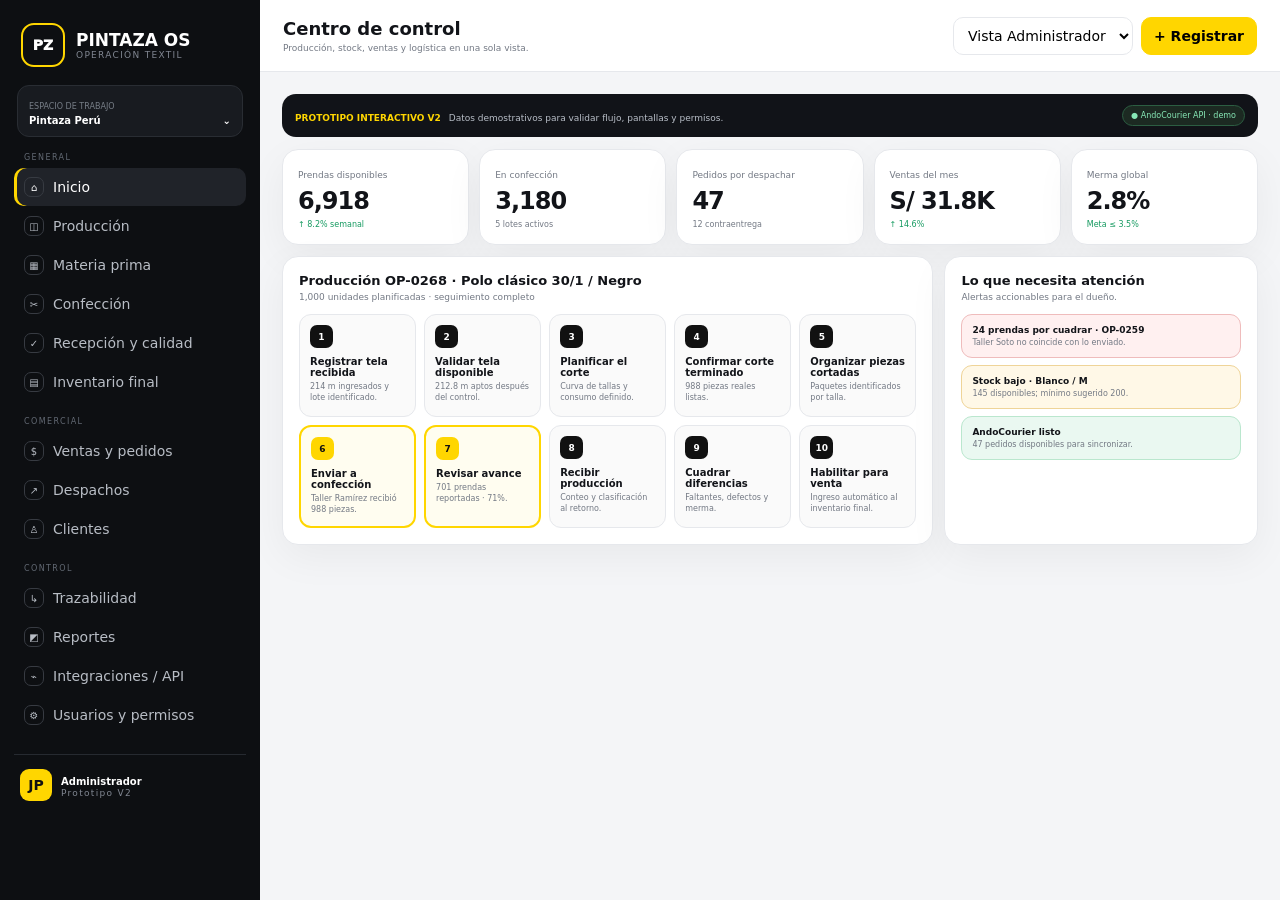
<file: pintaza-v2/index.html>
<!doctype html><html lang="es"><head><meta charset="utf-8"><meta name="viewport" content="width=device-width,initial-scale=1"><title>Pintaza OS V2</title><meta name="description" content="Prototipo Pintaza: producción, inventario, ventas e integración AndoCourier"><link rel="stylesheet" href="style.css"></head><body><div class="shell"><aside id="side"><div class="brand"><div class="logo">PZ</div><div><b>PINTAZA OS</b><small>OPERACIÓN TEXTIL</small></div></div><div class="workspace"><small>ESPACIO DE TRABAJO</small><b>Pintaza Perú <span>⌄</span></b></div><nav id="nav"></nav><div class="profile"><div class="avatar">JP</div><div><b>Administrador</b><small>Prototipo V2</small></div></div></aside><main><header><button class="mobile" onclick="toggleSide()">☰</button><div class="heading"><h1 id="title">Centro de control</h1><p id="subtitle">Producción, stock, ventas y logística en una sola vista.</p></div><div class="top"><select id="role" onchange="changeRole(this.value)"><option value="admin">Vista Administrador</option><option value="sales">Vista Ventas</option><option value="prod">Vista Producción</option></select><button class="btn yellow" onclick="quickAdd()">+ Registrar</button></div></header><section class="content"><div class="demo"><div><b>PROTOTIPO INTERACTIVO V2</b><span>Datos demostrativos para validar flujo, pantallas y permisos.</span></div><em>● AndoCourier API · demo</em></div><div id="page"></div></section></main></div><div id="toast"></div><div class="modal" id="modal" onclick="if(event.target===this)closeModal()"><div class="modalbox"><div class="modalhead"><b id="modalTitle">Registrar</b><button onclick="closeModal()">×</button></div><div id="modalBody" class="form"></div><div class="modalfoot"><button class="btn" onclick="closeModal()">Cancelar</button><button class="btn dark" onclick="saveModal()">Guardar demostración</button></div></div></div><script src="data.js"></script><script src="app-a.js"></script><script src="app-b.js"></script></body></html>
</file>
<file: pintaza-v2/style.css>
:root{--bg:#f4f5f7;--p:#fff;--ink:#121419;--mut:#737984;--line:#e6e8ec;--y:#ffd600;--g:#159a60;--gs:#eaf8f1;--r:#d74242;--rs:#fff0f0;--b:#3568e8;--bs:#eef3ff;--sh:0 12px 40px #1113180d}*{box-sizing:border-box}body{margin:0;font:14px Inter,system-ui,-apple-system,Segoe UI,sans-serif;background:var(--bg);color:var(--ink)}button,input,select,textarea{font:inherit}.shell{display:grid;grid-template-columns:260px 1fr;min-height:100vh}aside{background:#0d0f12;color:#fff;padding:18px 14px;position:sticky;top:0;height:100vh;overflow:auto}.brand{display:flex;align-items:center;gap:11px;padding:5px 7px 18px}.logo{width:44px;height:44px;border:2px solid var(--y);border-radius:13px;display:grid;place-items:center;font-weight:1000}.brand b{display:block;font-size:17px}.brand small,.profile small{display:block;color:#818792;font-size:9px;letter-spacing:1.3px}.workspace{background:#181b20;border:1px solid #292d33;padding:10px 11px;border-radius:12px;margin:0 3px 15px}.workspace small{font-size:8px;color:#777e87}.workspace b{display:flex;justify-content:space-between;font-size:10px;margin-top:3px}.group{font-size:8px;color:#626973;letter-spacing:1.4px;margin:16px 10px 6px}nav button{display:flex;align-items:center;gap:9px;width:100%;border:0;background:transparent;color:#b8bdc5;padding:9px 10px;border-radius:10px;cursor:pointer;text-align:left;margin:1px 0}nav button:hover,nav button.on{background:#202329;color:white}nav button.on{box-shadow:inset 3px 0 var(--y)}.ico{width:20px;height:20px;border:1px solid #373b42;border-radius:7px;display:grid;place-items:center;font-size:10px}.profile{border-top:1px solid #262a30;margin-top:20px;padding:14px 6px;display:flex;gap:9px;align-items:center}.avatar{width:32px;height:32px;background:var(--y);color:#111;border-radius:9px;display:grid;place-items:center;font-weight:900}.profile b{font-size:10px}main{min-width:0}header{height:72px;background:#fffffff0;backdrop-filter:blur(14px);border-bottom:1px solid var(--line);display:flex;align-items:center;padding:0 23px;position:sticky;top:0;z-index:10}.heading{flex:1}.heading h1{font-size:18px;margin:0}.heading p{font-size:9px;color:var(--mut);margin:4px 0 0}.top{display:flex;gap:8px}.top select,.search{border:1px solid var(--line);background:white;padding:9px 10px;border-radius:10px}.btn{border:1px solid var(--line);background:#fff;padding:9px 12px;border-radius:10px;font-weight:800;cursor:pointer}.btn.dark{background:#111;color:#fff;border-color:#111}.btn.yellow{background:var(--y);border-color:var(--y)}.content{max-width:1480px;margin:auto;padding:22px}.demo{background:#111318;color:white;border-radius:14px;padding:11px 13px;display:flex;align-items:center;justify-content:space-between;margin-bottom:12px}.demo b{font-size:9px;color:var(--y);margin-right:8px}.demo span{font-size:9px;color:#b8bec7}.demo em{font-style:normal;font-size:8px;color:#87e8b6;background:#1c2a22;border:1px solid #2c5e42;padding:5px 8px;border-radius:99px}.kpis{display:grid;grid-template-columns:repeat(5,1fr);gap:10px}.card{background:white;border:1px solid var(--line);border-radius:16px;box-shadow:var(--sh)}.kpi{padding:15px}.kpi small{color:var(--mut);font-size:9px}.kpi b{display:block;font-size:24px;margin-top:6px;letter-spacing:-1px}.kpi em{display:block;font-style:normal;font-size:8px;color:var(--mut);margin-top:5px}.ok{color:var(--g)!important}.bad{color:var(--r)!important}.grid2{display:grid;grid-template-columns:1.35fr .65fr;gap:11px;margin-top:11px}.panel{padding:16px}.panel h2{font-size:13px;margin:0}.sub{font-size:9px;color:var(--mut);margin:4px 0 12px}.flow{display:grid;grid-template-columns:repeat(5,1fr);gap:8px}.step{background:#fafafa;border:1px solid var(--line);border-radius:12px;padding:10px;min-height:103px}.step.live{border:2px solid var(--y);background:#fffdf0}.num{width:23px;height:23px;border-radius:7px;background:#111;color:white;display:grid;place-items:center;font-size:9px;font-weight:900}.step.live .num{background:var(--y);color:#111}.step b{font-size:10px;display:block;margin-top:8px}.step span{font-size:8px;color:var(--mut);display:block;margin-top:4px;line-height:1.35}.alert{border:1px solid #efd498;background:#fff8e7;border-radius:11px;padding:10px;margin-bottom:7px}.alert.red{background:var(--rs);border-color:#efbcbc}.alert.green{background:var(--gs);border-color:#bae7ce}.alert b{display:block;font-size:9px}.alert span{display:block;color:var(--mut);font-size:8px;margin-top:3px}.head{display:flex;align-items:flex-start;justify-content:space-between;gap:10px;margin-bottom:12px}.head h2{font-size:19px;margin:0}.head p{font-size:9px;color:var(--mut);margin:4px 0 0}.tools{display:flex;gap:7px;flex-wrap:wrap}.summary{display:grid;grid-template-columns:repeat(4,1fr);gap:9px;margin-bottom:10px}.sum{background:#fff;border:1px solid var(--line);border-radius:13px;padding:12px}.sum small{font-size:8px;color:var(--mut)}.sum b{display:block;font-size:18px;margin-top:4px}.table{overflow:auto;background:white;border:1px solid var(--line);border-radius:14px;box-shadow:var(--sh)}table{width:100%;border-collapse:collapse;min-width:800px}th{font-size:8px;color:#767c85;background:#fafafa;text-transform:uppercase;letter-spacing:.6px;text-align:left;padding:10px;border-bottom:1px solid var(--line)}td{font-size:9px;padding:10px;border-bottom:1px solid #f0f1f3}tr:last-child td{border:0}.tag{display:inline-flex;align-items:center;gap:5px;border-radius:99px;padding:4px 7px;background:#f0f1f2;font-size:7px;font-weight:900}.tag:before{content:"";width:5px;height:5px;border-radius:50%;background:#888}.tag.green{background:var(--gs);color:#19633f}.tag.green:before{background:var(--g)}.tag.blue{background:var(--bs);color:#3156a3}.tag.blue:before{background:var(--b)}.tag.yellow{background:#fff8c9;color:#675800}.tag.yellow:before{background:#d2b400}.tag.red{background:var(--rs);color:#8b2c2c}.tag.red:before{background:var(--r)}.meter{height:6px;background:#eceef1;border-radius:99px;overflow:hidden}.meter i{display:block;height:100%;background:#111}.sales{display:grid;grid-template-columns:1fr 310px;gap:10px}.asidecard{padding:15px;position:sticky;top:90px}.big{font-size:32px;font-weight:1000;margin:7px 0}.route{font:8px ui-monospace,monospace;background:#111;color:#dce2e9;padding:9px;border-radius:10px;line-height:1.6;margin-top:9px}.integration{display:grid;grid-template-columns:1fr 1fr;gap:10px}.connect{padding:16px}.connecthead{display:flex;justify-content:space-between;align-items:center}.brandline{display:flex;align-items:center;gap:10px}.sq{width:40px;height:40px;border-radius:11px;background:#c31344;color:white;display:grid;place-items:center;font-weight:1000}.connect h3{font-size:12px;margin:0}.connect p{font-size:8px;color:var(--mut);margin:3px 0}.map{display:grid;grid-template-columns:1fr 30px 1fr;gap:5px;margin-top:9px}.map div{background:#fafafa;border:1px solid var(--line);border-radius:8px;padding:7px;font-size:7px}.map .arrow{border:0;background:transparent;text-align:center}.code{font:8px ui-monospace,monospace;background:#111;color:#dce2e9;padding:10px;border-radius:10px;line-height:1.6}.rolecards{display:grid;grid-template-columns:repeat(3,1fr);gap:9px}.rolecard{padding:14px}.rolecard h3{font-size:10px;margin:0}.rolecard p{font-size:8px;color:var(--mut);line-height:1.45}.modal{position:fixed;inset:0;background:#0008;display:none;align-items:center;justify-content:center;padding:16px;z-index:30}.modal.open{display:flex}.modalbox{width:min(680px,100%);background:white;border-radius:17px;overflow:hidden}.modalhead,.modalfoot{padding:14px 16px;border-bottom:1px solid var(--line);display:flex;align-items:center;justify-content:space-between}.modalhead button{border:0;border-radius:50%;width:30px;height:30px}.modalfoot{border-top:1px solid var(--line);border-bottom:0;justify-content:flex-end;gap:7px}.form{display:grid;grid-template-columns:1fr 1fr;gap:9px;padding:16px}.field label{display:block;font-size:7px;font-weight:900;letter-spacing:.5px;color:#6e747d;margin-bottom:4px}.field input,.field select,.field textarea{width:100%;border:1px solid var(--line);border-radius:9px;padding:8px}.full{grid-column:1/-1}#toast{display:none;position:fixed;right:20px;bottom:20px;background:#111;color:white;border-radius:10px;padding:10px 12px;font-size:9px;z-index:50}.mobile{display:none}@media(max-width:1100px){.kpis{grid-template-columns:repeat(3,1fr)}.flow{grid-template-columns:repeat(3,1fr)}.grid2,.sales,.integration{grid-template-columns:1fr}.asidecard{position:relative;top:auto}.rolecards{grid-template-columns:1fr 1fr}}@media(max-width:760px){.shell{grid-template-columns:1fr}aside{display:none;position:fixed;z-index:25;width:260px}.show{display:block}.mobile{display:block;margin-right:9px;border:0;background:#111;color:white;border-radius:9px;width:36px;height:36px}.top select{display:none}header{padding:0 12px}.content{padding:14px 11px}.kpis{grid-template-columns:1fr 1fr}.flow{grid-template-columns:1fr 1fr}.summary,.rolecards{grid-template-columns:1fr 1fr}.head{flex-direction:column}.demo em{display:none}.form{grid-template-columns:1fr}.full{grid-column:auto}}
</file>
